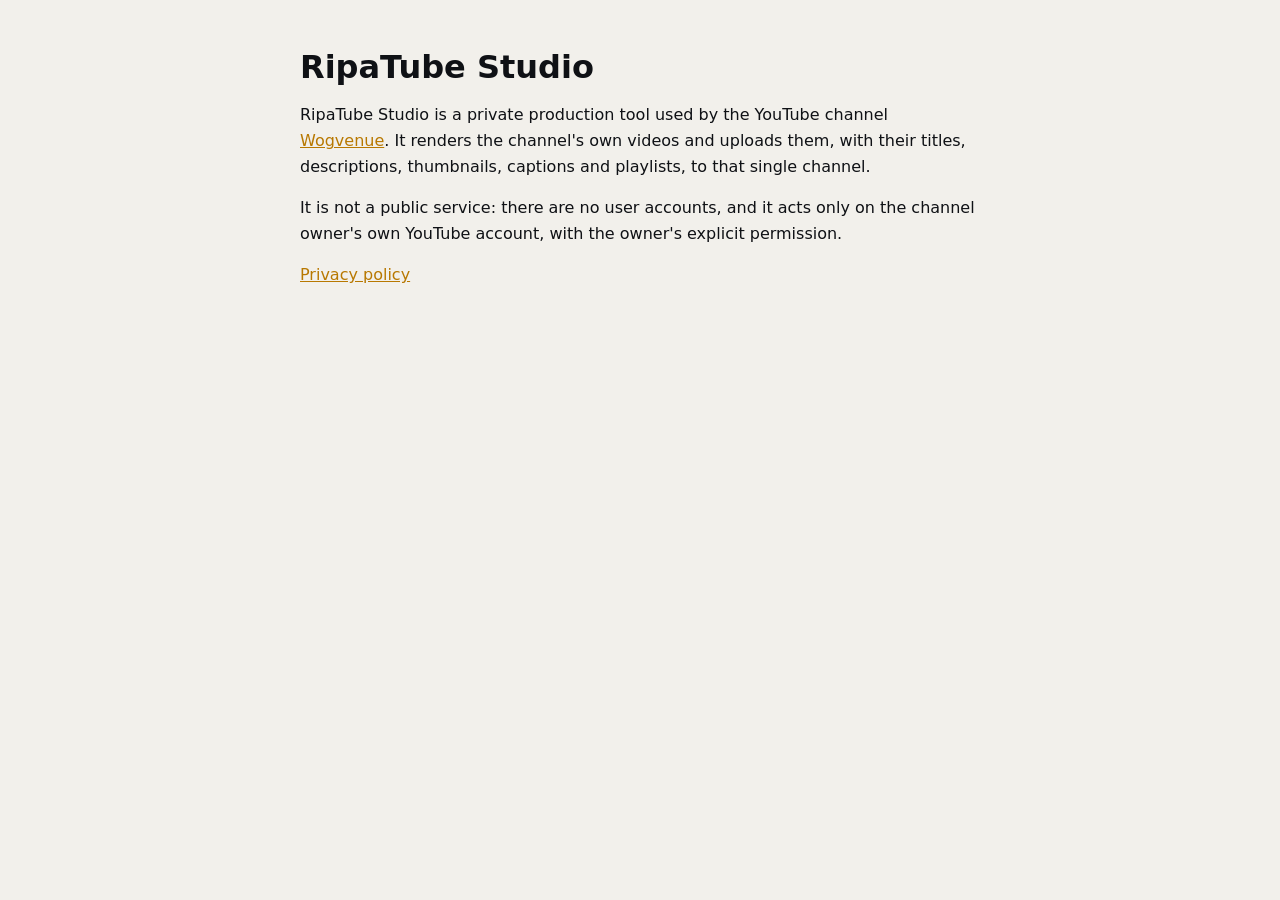
<file: index.html>
<!doctype html><html lang="en"><head><meta charset="utf-8"><meta name="viewport" content="width=device-width,initial-scale=1">
<title>RipaTube Studio</title><link rel="stylesheet" href="style.css"></head><body><main>
<h1>RipaTube Studio</h1>
<p>RipaTube Studio is a private production tool used by the YouTube channel <a href="https://www.youtube.com/@wogvenue">Wogvenue</a>. It renders the channel's own videos and uploads them, with their titles, descriptions, thumbnails, captions and playlists, to that single channel.</p>
<p>It is not a public service: there are no user accounts, and it acts only on the channel owner's own YouTube account, with the owner's explicit permission.</p>
<p><a href="privacy.html">Privacy policy</a></p>
</main></body></html>
</file>
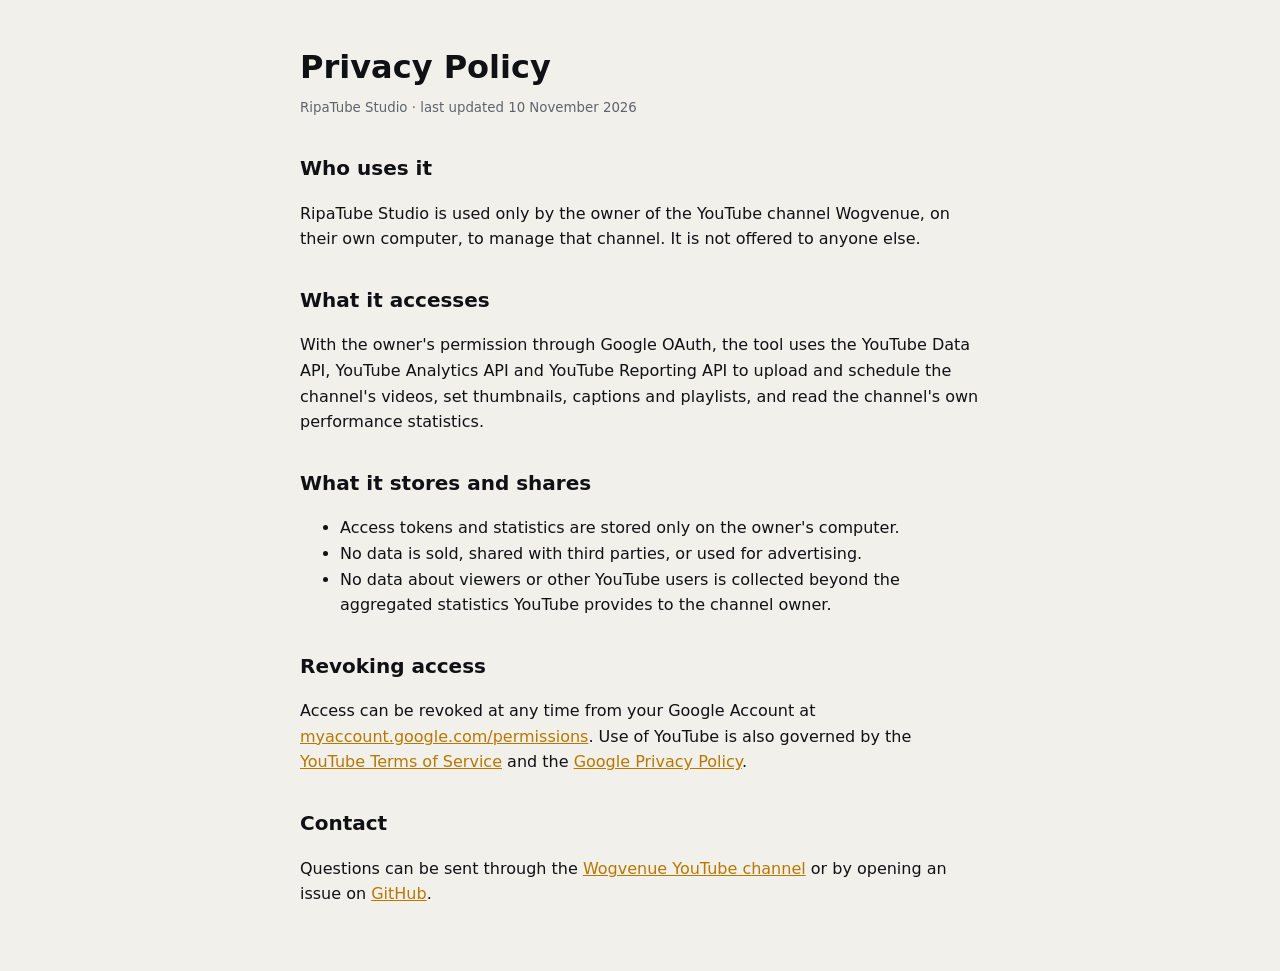
<file: privacy.html>
<!doctype html><html lang="en"><head><meta charset="utf-8"><meta name="viewport" content="width=device-width,initial-scale=1">
<title>Privacy Policy</title><link rel="stylesheet" href="style.css"></head><body><main>
<h1>Privacy Policy</h1>
<small>RipaTube Studio · last updated 10 November 2026</small>
<h2>Who uses it</h2>
<p>RipaTube Studio is used only by the owner of the YouTube channel Wogvenue, on their own computer, to manage that channel. It is not offered to anyone else.</p>
<h2>What it accesses</h2>
<p>With the owner's permission through Google OAuth, the tool uses the YouTube Data API, YouTube Analytics API and YouTube Reporting API to upload and schedule the channel's videos, set thumbnails, captions and playlists, and read the channel's own performance statistics.</p>
<h2>What it stores and shares</h2>
<ul>
<li>Access tokens and statistics are stored only on the owner's computer.</li>
<li>No data is sold, shared with third parties, or used for advertising.</li>
<li>No data about viewers or other YouTube users is collected beyond the aggregated statistics YouTube provides to the channel owner.</li>
</ul>
<h2>Revoking access</h2>
<p>Access can be revoked at any time from your Google Account at <a href="https://myaccount.google.com/permissions">myaccount.google.com/permissions</a>. Use of YouTube is also governed by the <a href="https://www.youtube.com/t/terms">YouTube Terms of Service</a> and the <a href="https://policies.google.com/privacy">Google Privacy Policy</a>.</p>
<h2>Contact</h2>
<p>Questions can be sent through the <a href="https://www.youtube.com/@wogvenue">Wogvenue YouTube channel</a> or by opening an issue on <a href="https://github.com/wogvenue/ripatube-studio/issues">GitHub</a>.</p>
</main></body></html>
</file>
<file: style.css>
:root{--bg:#F2F0EB;--ink:#0F1115;--muted:#5E636D;--amber:#B87800}
@media (prefers-color-scheme:dark){:root{--bg:#0F1115;--ink:#F2F0EB;--muted:#8A8F98;--amber:#FFB000}}
body{margin:0;background:var(--bg);color:var(--ink);font:16px/1.6 system-ui,sans-serif}
main{max-width:680px;margin:0 auto;padding:48px 16px}
h1{font-size:32px;line-height:1.2;margin:0 0 8px}h2{font-size:20px;margin-top:32px}
p,li{color:var(--ink)}small{color:var(--muted)}a{color:var(--amber)}
</file>
